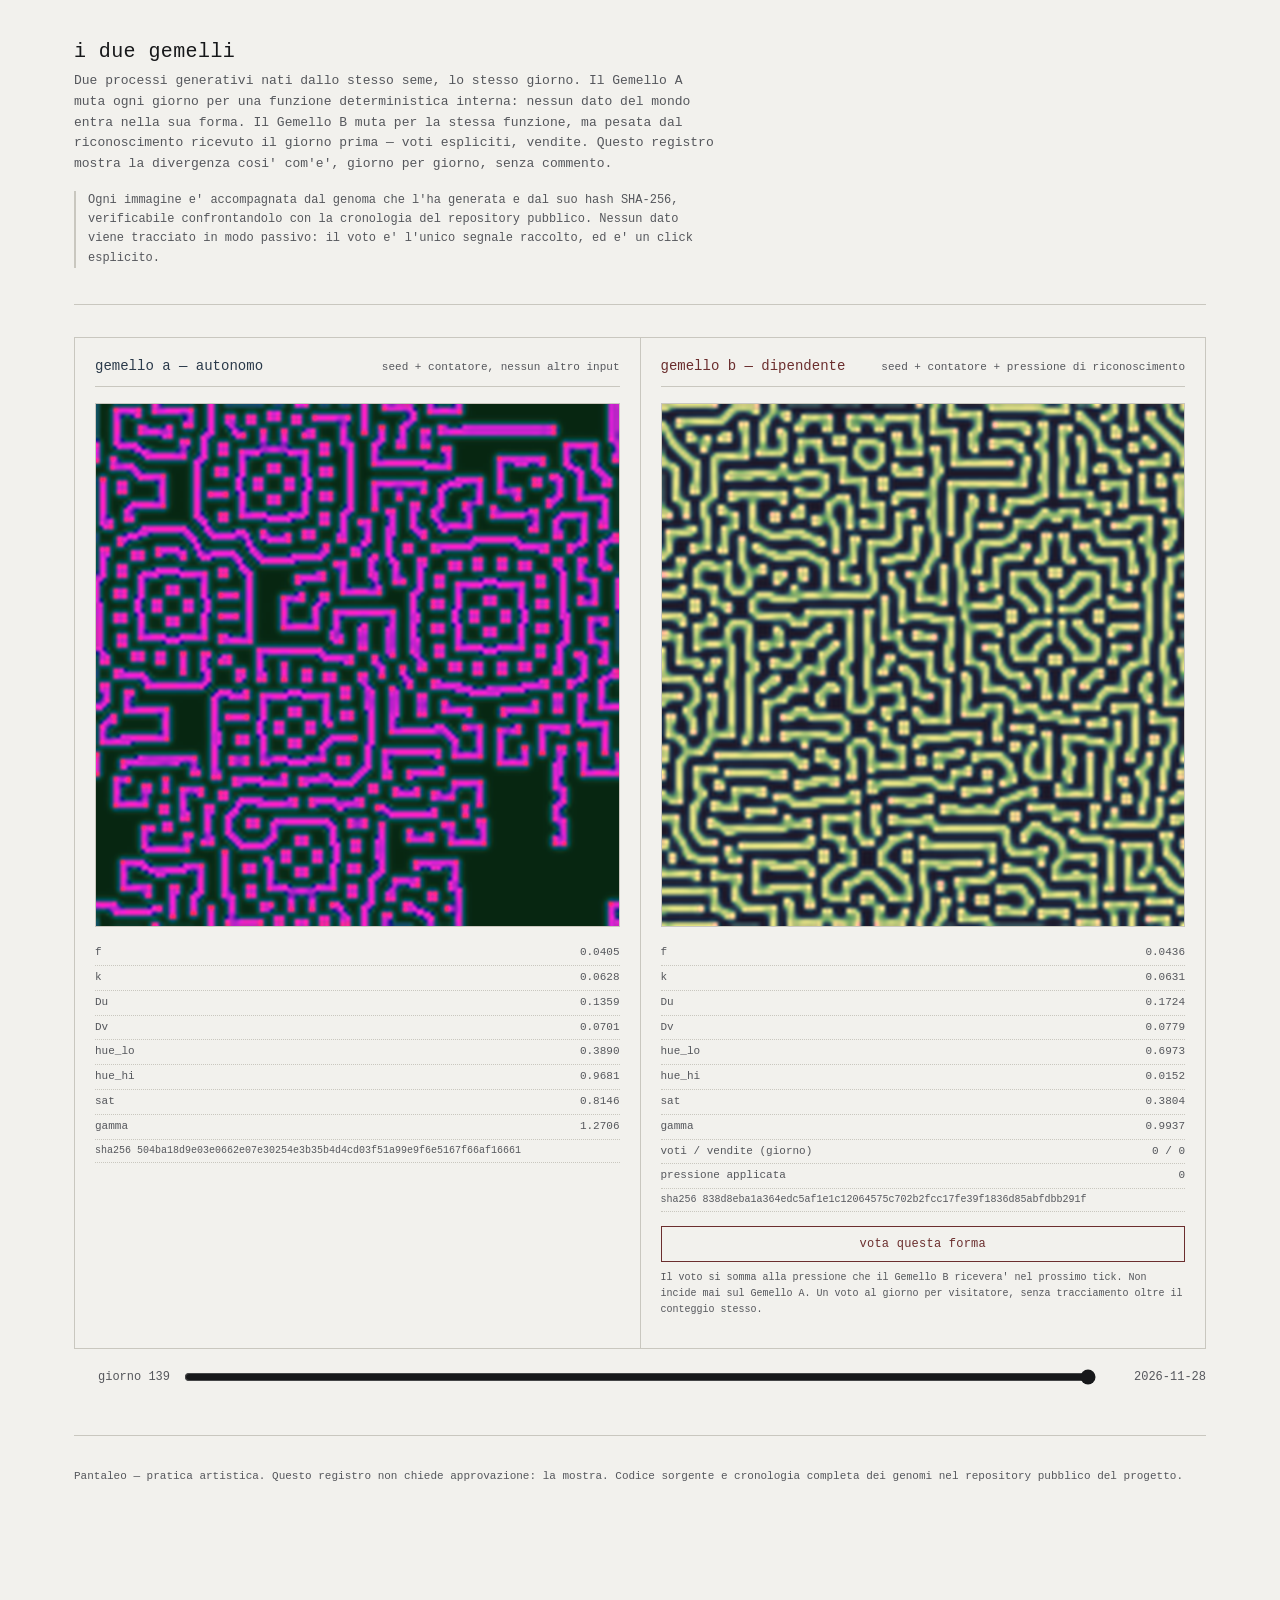
<file: index.html>
<!DOCTYPE html>
<html lang="it">
<head>
<meta charset="UTF-8">
<meta http-equiv="refresh" content="0; url=site/index.html">
<title>I due gemelli</title>
</head>
<body>
<p><a href="site/index.html">Vai al registro pubblico</a></p>
</body>
</html>
</file>
<file: site/style.css>
:root {
  --paper: #f2f1ed;
  --ink: #17181a;
  --ink-soft: #55575c;
  --line: #c9c7bf;
  --a-accent: #2b3a4a;
  --b-accent: #6b2e2e;
}

* { box-sizing: border-box; }

html, body {
  margin: 0;
  padding: 0;
  background: var(--paper);
  color: var(--ink);
  font-family: "IBM Plex Mono", "Courier New", monospace;
}

body {
  max-width: 1180px;
  margin: 0 auto;
  padding: 40px 24px 120px;
}

header {
  border-bottom: 1px solid var(--line);
  padding-bottom: 24px;
  margin-bottom: 32px;
}

header h1 {
  font-size: 20px;
  font-weight: 500;
  letter-spacing: 0.02em;
  margin: 0 0 8px;
  text-transform: lowercase;
}

header p.sub {
  font-size: 13px;
  color: var(--ink-soft);
  max-width: 640px;
  line-height: 1.6;
  margin: 0;
}

.formula {
  font-size: 12px;
  color: var(--ink-soft);
  border-left: 2px solid var(--line);
  padding-left: 12px;
  margin-top: 16px;
  max-width: 640px;
  line-height: 1.6;
}

.columns {
  display: grid;
  grid-template-columns: 1fr 1fr;
  gap: 1px;
  background: var(--line);
  border: 1px solid var(--line);
}

@media (max-width: 780px) {
  .columns { grid-template-columns: 1fr; }
}

.col {
  background: var(--paper);
  padding: 20px;
}

.col-head {
  display: flex;
  justify-content: space-between;
  align-items: baseline;
  margin-bottom: 16px;
  padding-bottom: 12px;
  border-bottom: 1px solid var(--line);
}

.col-head h2 {
  font-size: 14px;
  font-weight: 500;
  margin: 0;
  text-transform: lowercase;
}

.col.a .col-head h2 { color: var(--a-accent); }
.col.b .col-head h2 { color: var(--b-accent); }

.col-head span.tag {
  font-size: 11px;
  color: var(--ink-soft);
}

.frame {
  width: 100%;
  aspect-ratio: 1 / 1;
  background: #000;
  border: 1px solid var(--line);
  overflow: hidden;
}

.frame img {
  width: 100%;
  height: 100%;
  object-fit: cover;
  display: block;
}

.meta {
  margin-top: 14px;
  font-size: 11px;
  color: var(--ink-soft);
  line-height: 1.8;
}

.meta .row {
  display: flex;
  justify-content: space-between;
  border-bottom: 1px dotted var(--line);
  padding: 2px 0;
}

.meta .hash {
  word-break: break-all;
  font-size: 10px;
}

.controls {
  margin-top: 18px;
  display: flex;
  align-items: center;
  gap: 12px;
}

input[type="range"] {
  flex: 1;
  accent-color: var(--ink);
}

.daylabel {
  font-size: 12px;
  min-width: 96px;
  text-align: right;
  color: var(--ink-soft);
}

button.vote {
  margin-top: 14px;
  width: 100%;
  padding: 10px;
  background: transparent;
  border: 1px solid var(--b-accent);
  color: var(--b-accent);
  font-family: inherit;
  font-size: 12px;
  cursor: pointer;
  text-transform: lowercase;
  letter-spacing: 0.02em;
}

button.vote:hover { background: var(--b-accent); color: var(--paper); }
button.vote:disabled { opacity: 0.4; cursor: default; }

.vote-note {
  font-size: 10px;
  color: var(--ink-soft);
  margin-top: 8px;
  line-height: 1.6;
}

footer {
  margin-top: 48px;
  padding-top: 20px;
  border-top: 1px solid var(--line);
  font-size: 11px;
  color: var(--ink-soft);
  line-height: 1.8;
}

footer a { color: var(--ink-soft); }
</file>
